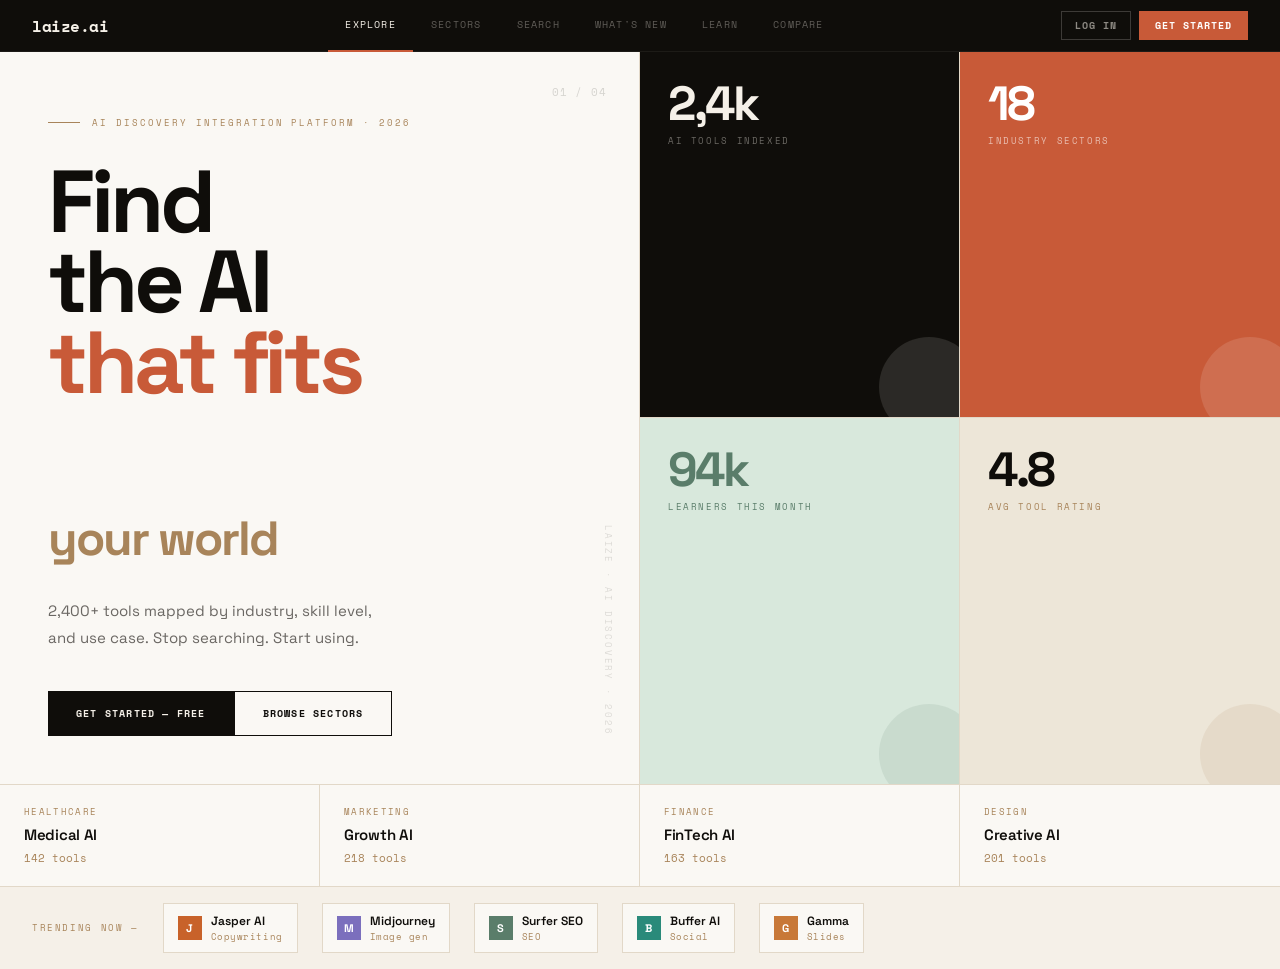
<file: index.html>
<!DOCTYPE html>
<html lang="en">
<head>
<meta charset="UTF-8"/>
<meta name="viewport" content="width=device-width,initial-scale=1.0"/>
<title>laize.ai — Find the AI that fits your world</title>
<link rel="preconnect" href="https://fonts.googleapis.com"/>
<link rel="preconnect" href="https://fonts.gstatic.com" crossorigin/>
<link href="https://fonts.googleapis.com/css2?family=Space+Grotesk:wght@300;400;500;600;700&family=Space+Mono:wght@400;700&display=swap" rel="stylesheet"/>
<style>
*{box-sizing:border-box;margin:0;padding:0}
:root{
  --ink:#0f0d0a;--ink2:#1a1714;--ink3:#2e2a26;
  --sand:#f5f0e8;--sand2:#ede6d8;--sand3:#e2d8c8;--sand4:#c8bca8;
  --warm:#c8a882;--warm2:#a8845a;
  --sage2:#5a7d6a;--sage3:#d8e8dc;
  --rust:#c85a38;--rust2:#e87850;--rust3:#f5e0d8;
  --clay2:#e8c89a;--cream:#faf8f4;
}
*,*::before,*::after{box-sizing:border-box}
html{scroll-behavior:smooth}
body{
  background:var(--cream);
  font-family:'Space Grotesk',system-ui,-apple-system,sans-serif;
  color:var(--ink);line-height:1.5;font-size:14px;
  -webkit-font-smoothing:antialiased;min-height:100vh;
  overflow-x:hidden;
}

.screen{display:none}
.screen.active{display:block}
.hidden{display:none!important}

/* ── NAV ── */
.nav{
  background:var(--ink);height:52px;
  display:flex;align-items:center;justify-content:space-between;
  padding:0 2rem;position:sticky;top:0;z-index:99;
  border-bottom:1px solid rgba(245,240,232,.06);
}
.logo{
  font-family:'Space Mono',monospace;font-size:16px;font-weight:700;
  color:var(--sand);letter-spacing:-.5px;text-decoration:none;
  display:flex;align-items:center;gap:7px;
}
.logo-dot{
  width:7px;height:7px;border-radius:50%;background:var(--rust);flex-shrink:0;
  animation:blink 3s infinite;
}
@keyframes blink{0%,100%{opacity:1}50%{opacity:.3}}
.nav-links{display:flex;gap:0;list-style:none}
.nav-links a{
  font-family:'Space Mono',monospace;
  font-size:10px;letter-spacing:.12em;text-transform:uppercase;
  color:rgba(245,240,232,.35);padding:0 1.1rem;height:52px;
  display:flex;align-items:center;cursor:pointer;
  border-bottom:2px solid transparent;transition:all .25s;text-decoration:none;
}
.nav-links a:hover{color:var(--sand)}
.nav-links a.on{color:var(--sand);border-bottom-color:var(--rust)}
.nav-r{display:flex;gap:8px;align-items:center}
.nav-user{font-family:'Space Mono',monospace;font-size:10px;color:rgba(245,240,232,.3);letter-spacing:.08em}
.pill{
  font-family:'Space Mono',monospace;background:var(--rust);color:#fff;border:none;
  padding:7px 16px;font-size:10px;font-weight:700;letter-spacing:.1em;text-transform:uppercase;
  cursor:pointer;transition:all .2s;
}
.pill:hover{background:var(--rust2);transform:translateY(-1px)}
.pill.ghost{background:transparent;border:1px solid rgba(245,240,232,.2);color:rgba(245,240,232,.55)}
.pill.ghost:hover{border-color:rgba(245,240,232,.5);color:var(--sand)}
.pill.sm{padding:6px 13px;font-size:10px}

/* ── BUTTONS ── */
.btn-primary{
  font-family:'Space Mono',monospace;background:var(--ink);color:var(--sand);border:none;
  padding:14px 28px;font-size:10px;font-weight:700;letter-spacing:.12em;text-transform:uppercase;
  cursor:pointer;transition:all .2s;
}
.btn-primary:hover{background:var(--rust);transform:translateY(-2px)}
.btn-secondary{
  font-family:'Space Mono',monospace;background:transparent;color:var(--ink);
  border:1px solid var(--ink);padding:14px 28px;font-size:10px;font-weight:700;
  letter-spacing:.12em;text-transform:uppercase;cursor:pointer;transition:all .2s;
}
.btn-secondary:hover{background:var(--ink);color:var(--sand)}

/* ── BADGES ── */
.bdg{padding:3px 9px;font-family:'Space Mono',monospace;font-size:9px;font-weight:700;letter-spacing:.06em}
.bdg-free{background:var(--sage3);color:var(--sage2)}
.bdg-paid{background:var(--rust3);color:var(--rust)}
.bdg-level{background:var(--sand3);color:var(--warm2)}

/* ════════════════════════════
   SCREEN B — LANDING
════════════════════════════ */
.hero{
  display:grid;grid-template-columns:1fr 1fr;
  min-height:calc(100vh - 52px - 80px - 52px);
}
.hero-left{
  background:var(--cream);padding:4rem 3rem 3rem;
  display:flex;flex-direction:column;justify-content:space-between;
  border-right:1px solid var(--sand3);position:relative;overflow:hidden;
}
.hero-eyebrow{
  font-family:'Space Mono',monospace;font-size:9px;letter-spacing:.22em;
  text-transform:uppercase;color:var(--warm2);
  display:flex;align-items:center;gap:12px;
}
.hero-eyebrow::before{content:'';width:32px;height:1px;background:var(--warm2)}
.hero-num{
  font-family:'Space Mono',monospace;font-size:11px;
  color:rgba(15,13,10,.15);letter-spacing:.08em;
  position:absolute;top:2rem;right:2rem;
}
.hero-h1{
  font-family:'Space Grotesk',sans-serif;
  font-size:clamp(52px,7vw,88px);font-weight:700;
  letter-spacing:-4px;line-height:.92;color:var(--ink);margin:2rem 0;
}
.hero-h1 em{font-style:normal;color:var(--rust);display:block}
.hero-h1 .small{font-size:clamp(28px,4vw,48px);color:var(--warm2);letter-spacing:-2px}
.hero-sub{font-size:15px;color:var(--ink3);line-height:1.75;max-width:340px;margin-bottom:2.5rem;opacity:.7}
.hero-acts{display:flex;gap:0}
.vert-label{
  font-family:'Space Mono',monospace;font-size:9px;letter-spacing:.2em;text-transform:uppercase;
  color:rgba(15,13,10,.12);writing-mode:vertical-rl;text-orientation:mixed;
  position:absolute;right:1.5rem;bottom:3rem;
}
.hero-right{display:grid;grid-template-rows:1fr 1fr;grid-template-columns:1fr 1fr}
.hb{
  padding:1.75rem;border-right:1px solid var(--sand3);border-bottom:1px solid var(--sand3);
  position:relative;overflow:hidden;transition:all .3s;cursor:pointer;
}
.hb:nth-child(2){border-right:none}
.hb:nth-child(3){border-bottom:none}
.hb:nth-child(4){border-right:none;border-bottom:none}
.hb:hover{transform:scale(1.01)}
.hb-ink{background:var(--ink)}
.hb-rust{background:var(--rust)}
.hb-sage{background:var(--sage3)}
.hb-sand{background:var(--sand2)}
.hb-num{font-family:'Space Grotesk',sans-serif;font-size:48px;font-weight:700;line-height:1;letter-spacing:-3px}
.hb-ink .hb-num{color:var(--sand)}
.hb-rust .hb-num{color:#fff}
.hb-sage .hb-num{color:var(--sage2)}
.hb-sand .hb-num{color:var(--ink)}
.hb-label{font-family:'Space Mono',monospace;font-size:9px;letter-spacing:.18em;text-transform:uppercase;margin-top:6px}
.hb-ink .hb-label{color:rgba(245,240,232,.4)}
.hb-rust .hb-label{color:rgba(255,255,255,.6)}
.hb-sage .hb-label{color:var(--sage2)}
.hb-sand .hb-label{color:var(--warm2)}
.hb-geo{position:absolute;right:-20px;bottom:-20px;width:100px;height:100px;border-radius:50%;opacity:.12}
.hb-ink .hb-geo{background:var(--sand)}
.hb-rust .hb-geo{background:#fff}
.hb-sage .hb-geo{background:var(--sage2)}
.hb-sand .hb-geo{background:var(--warm2)}

.sector-strip{display:grid;grid-template-columns:repeat(4,1fr);border-top:1px solid var(--sand3)}
.ss-item{
  padding:1.25rem 1.5rem;border-right:1px solid var(--sand3);
  cursor:pointer;transition:all .25s;position:relative;overflow:hidden;
}
.ss-item:last-child{border-right:none}
.ss-item::after{
  content:'';position:absolute;bottom:0;left:0;right:0;height:2px;
  background:var(--rust);transform:scaleX(0);transform-origin:left;transition:transform .3s;
}
.ss-item:hover::after{transform:scaleX(1)}
.ss-item:hover{background:var(--sand)}
.ss-tag{font-family:'Space Mono',monospace;font-size:9px;letter-spacing:.15em;text-transform:uppercase;color:var(--warm2);margin-bottom:6px}
.ss-name{font-size:15px;font-weight:600;color:var(--ink);letter-spacing:-.3px}
.ss-count{font-family:'Space Mono',monospace;font-size:11px;color:var(--warm2);margin-top:3px}

.trend-bar{
  background:var(--sand);border-top:1px solid var(--sand3);
  padding:1rem 2rem;display:flex;align-items:center;gap:1.5rem;overflow-x:auto;
}
.trend-label{font-family:'Space Mono',monospace;font-size:9px;letter-spacing:.18em;text-transform:uppercase;color:var(--warm2);white-space:nowrap;flex-shrink:0}
.trend-chip{
  display:flex;align-items:center;gap:9px;padding:8px 14px;
  border:1px solid var(--sand3);background:var(--cream);
  cursor:pointer;transition:all .2s;flex-shrink:0;text-decoration:none;
}
.trend-chip:hover{border-color:var(--ink);background:#fff;transform:translateY(-1px)}
.tc-logo{width:24px;height:24px;font-size:11px;font-weight:700;color:#fff;display:flex;align-items:center;justify-content:center;flex-shrink:0}
.tc-n{font-size:12px;font-weight:600;color:var(--ink)}
.tc-c{font-family:'Space Mono',monospace;font-size:9px;color:var(--warm2);letter-spacing:.06em}

/* ════════════════════════════
   SCREEN OB — ONBOARDING
════════════════════════════ */
.trail{
  display:flex;align-items:center;padding:.85rem 2rem;
  background:var(--ink);border-bottom:1px solid rgba(245,240,232,.08);
}
.ts{
  display:flex;align-items:center;gap:8px;font-family:'Space Mono',monospace;
  font-size:9px;letter-spacing:.14em;text-transform:uppercase;font-weight:700;
  color:rgba(245,240,232,.25);
}
.ts.done{color:var(--sage2)}
.ts.active{color:var(--sand)}
.td{
  width:22px;height:22px;border:1.5px solid currentColor;
  display:flex;align-items:center;justify-content:center;font-size:9px;
  flex-shrink:0;transition:all .3s;
}
.ts.done .td{background:var(--sage2);border-color:var(--sage2);color:var(--ink)}
.ts.active .td{background:var(--sand);border-color:var(--sand);color:var(--ink)}
.tl{flex:1;height:1px;background:rgba(245,240,232,.1);margin:0 8px;max-width:48px;transition:background .3s}
.tl.done{background:var(--sage2)}
.ob-wrap{
  background:var(--cream);min-height:calc(100vh - 100px);
  display:flex;align-items:center;justify-content:center;padding:3rem 2rem;
}
.ob-in{width:100%;max-width:560px}
.ob-sl{font-family:'Space Mono',monospace;font-size:9px;letter-spacing:.2em;text-transform:uppercase;color:var(--warm2);margin-bottom:1.5rem;text-align:center}
.ob-h{
  font-family:'Space Grotesk',sans-serif;font-size:clamp(28px,4vw,40px);font-weight:700;
  letter-spacing:-1.5px;line-height:1;color:var(--ink);text-align:center;margin-bottom:.5rem;
}
.ob-h em{font-style:normal;color:var(--rust)}
.ob-sub{font-size:13px;color:var(--warm2);text-align:center;margin-bottom:2rem;line-height:1.7}
.ob-grid{display:grid;grid-template-columns:1fr 1fr;gap:8px;margin-bottom:2rem}
.ob-card{
  background:var(--sand);border:1px solid var(--sand3);
  padding:1.25rem 1rem;cursor:pointer;transition:all .2s;text-align:center;user-select:none;
}
.ob-card:hover{border-color:var(--ink);background:var(--cream);transform:translateY(-2px)}
.ob-card.picked{border-color:var(--ink);background:var(--ink)}
.ob-card.picked .ob-ct{color:var(--sand)}
.ob-card.picked .ob-cs{color:rgba(245,240,232,.4)}
.ob-ci{font-size:22px;margin-bottom:8px}
.ob-ct{font-size:13px;font-weight:600;color:var(--ink);margin-bottom:2px;letter-spacing:-.3px}
.ob-cs{font-family:'Space Mono',monospace;font-size:9px;color:var(--warm2);letter-spacing:.06em}
.ob-foot{display:flex;justify-content:space-between;align-items:center}
.ob-skip{
  font-family:'Space Mono',monospace;font-size:9px;color:var(--warm2);cursor:pointer;
  text-transform:uppercase;letter-spacing:.1em;text-decoration:underline;text-underline-offset:3px;
  transition:color .2s;
}
.ob-skip:hover{color:var(--ink)}
.ob-btn{
  font-family:'Space Mono',monospace;background:var(--ink);color:var(--sand);border:none;
  padding:12px 28px;font-size:9px;font-weight:700;letter-spacing:.14em;text-transform:uppercase;
  cursor:pointer;transition:all .2s;opacity:.32;pointer-events:none;
}
.ob-btn.ready{opacity:1;pointer-events:all}
.ob-btn.ready:hover{background:var(--rust)}

/* ════════════════════════════
   SHARED SHELL (A + C)
════════════════════════════ */
.shell{display:grid;grid-template-columns:200px 1fr;min-height:calc(100vh - 52px);background:var(--cream)}
.sb{
  background:var(--ink);padding:1.5rem 1.1rem;
  display:flex;flex-direction:column;gap:2px;
  position:sticky;top:52px;height:calc(100vh - 52px);overflow-y:auto;
}
.sb-logo{
  font-family:'Space Mono',monospace;font-size:15px;font-weight:700;
  color:var(--sand);letter-spacing:-.5px;padding-bottom:1.1rem;
  border-bottom:1px solid rgba(245,240,232,.08);margin-bottom:.75rem;
  display:flex;align-items:center;gap:7px;
}
.sb-logo-dot{width:6px;height:6px;border-radius:50%;background:var(--rust);flex-shrink:0}
.snav{
  display:flex;align-items:center;gap:9px;padding:9px 10px;
  font-family:'Space Mono',monospace;font-size:11px;letter-spacing:.06em;
  color:rgba(245,240,232,.38);cursor:pointer;transition:all .2s;text-decoration:none;
}
.snav:hover,.snav.on{background:rgba(245,240,232,.07);color:var(--sand)}
.sdot{width:4px;height:4px;background:var(--rust);flex-shrink:0;opacity:0;transition:opacity .2s}
.snav.on .sdot{opacity:1}
.slbl{
  font-family:'Space Mono',monospace;font-size:8px;letter-spacing:.18em;
  text-transform:uppercase;color:rgba(245,240,232,.18);margin:.9rem 0 .3rem 10px;
}
.sitm{
  padding:7px 10px;font-family:'Space Mono',monospace;font-size:11px;letter-spacing:.04em;
  color:rgba(245,240,232,.32);cursor:pointer;transition:all .2s;text-decoration:none;display:block;
}
.sitm:hover{background:rgba(245,240,232,.06);color:rgba(245,240,232,.6)}
.sitm.muted{color:rgba(245,240,232,.14)}
.sb-foot{margin-top:auto;padding-top:.85rem;border-top:1px solid rgba(245,240,232,.07)}
.suser{display:flex;align-items:center;gap:9px}
.sav{
  width:28px;height:28px;background:var(--rust3);
  display:flex;align-items:center;justify-content:center;
  font-family:'Space Mono',monospace;font-size:10px;font-weight:700;color:var(--rust);flex-shrink:0;
}
.sun{font-family:'Space Mono',monospace;font-size:10px;font-weight:700;color:rgba(245,240,232,.5)}
.sur{font-family:'Space Mono',monospace;font-size:9px;color:rgba(245,240,232,.2);letter-spacing:.06em}
.main{padding:2rem;overflow:hidden}
.sec-lbl{font-family:'Space Mono',monospace;font-size:9px;letter-spacing:.18em;text-transform:uppercase;color:var(--warm2);font-weight:700}

/* ── SCREEN A ── */
.welcome{
  background:var(--ink);padding:2rem;margin-bottom:1.25rem;
  display:flex;justify-content:space-between;align-items:center;gap:1rem;
  position:relative;overflow:hidden;
}
.welcome::before{
  content:'laize';position:absolute;right:-10px;bottom:-20px;
  font-family:'Space Grotesk',sans-serif;font-size:100px;font-weight:700;
  letter-spacing:-6px;color:rgba(245,240,232,.04);line-height:1;pointer-events:none;
}
.wh{
  font-family:'Space Grotesk',sans-serif;font-size:22px;font-weight:700;
  color:var(--sand);letter-spacing:-.8px;margin-bottom:4px;
}
.wh em{font-style:normal;color:var(--clay2)}
.ws{font-family:'Space Mono',monospace;font-size:10px;color:rgba(245,240,232,.35);letter-spacing:.06em}
.wbdg{
  font-family:'Space Mono',monospace;background:rgba(200,90,56,.18);
  border:1px solid rgba(200,90,56,.3);padding:6px 14px;font-size:9px;font-weight:700;
  letter-spacing:.12em;text-transform:uppercase;color:var(--rust2);white-space:nowrap;flex-shrink:0;
}
.stat-row{display:grid;gap:8px;margin-bottom:1.25rem}
.sc{
  background:var(--sand);border:1px solid var(--sand3);
  padding:1.1rem;cursor:pointer;transition:all .2s;
}
.sc:hover{border-color:var(--ink);transform:translateY(-2px)}
.sc-l{font-family:'Space Mono',monospace;font-size:8px;letter-spacing:.16em;text-transform:uppercase;color:var(--warm2);margin-bottom:.6rem}
.sc-v{font-family:'Space Grotesk',sans-serif;font-size:28px;font-weight:700;color:var(--ink);letter-spacing:-1.5px;line-height:1}
.sc-s{font-family:'Space Mono',monospace;font-size:9px;color:var(--warm2);margin-top:4px;letter-spacing:.04em}
.tool-list{display:flex;flex-direction:column;gap:6px;margin-top:.75rem}
.ti-row{
  background:var(--sand);border:1px solid var(--sand3);
  padding:.85rem 1rem;display:flex;align-items:center;gap:12px;
  cursor:pointer;transition:all .2s;
}
.ti-row:hover{border-color:var(--ink);background:var(--cream);transform:translateX(4px)}
.tl32{width:32px;height:32px;font-size:13px;font-weight:800;color:#fff;display:flex;align-items:center;justify-content:center;flex-shrink:0}
.ti-n{font-size:13px;font-weight:600;color:var(--ink);letter-spacing:-.3px}
.ti-c{font-family:'Space Mono',monospace;font-size:9px;color:var(--warm2);letter-spacing:.06em;margin-top:2px}
.ti-row .bdg{margin-left:auto}

/* ── SCREEN C ── */
.panel{background:var(--sand);border:1px solid var(--sand3);padding:1.1rem}
.pl{font-family:'Space Mono',monospace;font-size:8px;letter-spacing:.16em;text-transform:uppercase;color:var(--warm2);margin-bottom:1rem}
.sl-row{display:flex;align-items:center;gap:9px;margin-bottom:8px}
.sl-row:last-child{margin-bottom:0}
.sl-dot{width:6px;height:6px;flex-shrink:0}
.sl-n{font-size:13px;font-weight:600;color:var(--ink);flex:1;letter-spacing:-.3px}
.sl-c{font-family:'Space Mono',monospace;font-size:9px;color:var(--warm2)}
.pr-item{margin-bottom:10px}
.pr-item:last-child{margin-bottom:0}
.pr-head{display:flex;justify-content:space-between;font-size:12px;color:var(--ink);margin-bottom:5px;font-weight:500}
.pr-pct{font-family:'Space Mono',monospace;font-size:9px;color:var(--warm2)}
.pr-pct.done{color:var(--sage2)}
.pr-track{background:var(--sand3);height:3px;overflow:hidden}
.pr-fill{height:100%;background:var(--ink);transition:width .5s}
.pr-fill.r{background:var(--rust)}
.continue-btn{
  margin-top:1rem;background:var(--rust3);padding:.65rem .9rem;
  font-family:'Space Mono',monospace;font-size:9px;letter-spacing:.1em;text-transform:uppercase;
  color:var(--rust);font-weight:700;cursor:pointer;transition:background .2s;
  display:flex;align-items:center;gap:6px;
}
.continue-btn:hover{background:#eecfc5}
.tcard{background:var(--sand);border:1px solid var(--sand3);padding:.9rem;cursor:pointer;transition:all .2s}
.tcard:hover{border-color:var(--ink);transform:translateY(-2px)}
.tcard-h{display:flex;align-items:center;gap:9px;margin-bottom:8px}
.tcard-n{font-size:13px;font-weight:600;color:var(--ink);letter-spacing:-.3px}
.tcard-c{font-family:'Space Mono',monospace;font-size:9px;color:var(--warm2);letter-spacing:.06em;margin-bottom:8px}
.tcard-f{display:flex;gap:5px;flex-wrap:wrap}

/* ── RESPONSIVE ── */
@media(max-width:768px){
  .hero{grid-template-columns:1fr}
  .hero-right{grid-template-columns:1fr 1fr;min-height:auto}
  .sector-strip{grid-template-columns:1fr 1fr}
  .shell{grid-template-columns:1fr}
  .sb{display:none}
  .nav-links{display:none}
  .ob-grid{grid-template-columns:1fr}
}
@media(max-width:480px){
  .hero-right{grid-template-columns:1fr}
  .sector-strip{grid-template-columns:1fr}
}
</style>
</head>
<body>


<!-- ══════════════════════════════
     SCREEN B — LANDING PAGE
══════════════════════════════ -->
<div class="screen active" id="sc-b">
  <nav class="nav">
    <a class="logo" href="index.html">laize.ai</a>
    <ul class="nav-links">
      <li><a href="index.html" class="on">Explore</a></li>
      <li><a href="sectors.html">Sectors</a></li>
      <li><a href="search.html">Search</a></li>
      <li><a href="whats-new.html">What's new</a></li>
      <li><a href="learn.html">Learn</a></li>
      <li><a href="compare.html">Compare</a></li>
    </ul>
    <div class="nav-r">
      <button class="pill ghost sm" onclick="go('sc-ob')">Log in</button>
      <button class="pill" onclick="go('sc-ob')">Get started</button>
    </div>
  </nav>

  <div class="hero">
    <div class="hero-left">
      <div>
        <div class="hero-eyebrow">AI discovery integration platform · 2026</div>
        <div class="hero-num">01 / 04</div>
      </div>
      <div>
        <h1 class="hero-h1">
          Find<br>the AI<br>
          <em>that fits</em><br>
          <span class="small">your world</span>
        </h1>
        <p class="hero-sub">2,400+ tools mapped by industry, skill level, and use case. Stop searching. Start using.</p>
        <div class="hero-acts">
          <button class="btn-primary" onclick="go('sc-ob')">Get started — free</button>
          <button class="btn-secondary" onclick="window.location.href='sectors.html'">Browse sectors</button>
        </div>
      </div>
      <div class="vert-label">laize · AI discovery · 2026</div>
    </div>
    <div class="hero-right">
      <div class="hb hb-ink" onclick="window.location.href='sectors.html'">
        <div class="hb-num">2,4k</div>
        <div class="hb-label">AI tools indexed</div>
        <div class="hb-geo"></div>
      </div>
      <div class="hb hb-rust" onclick="window.location.href='sectors.html'">
        <div class="hb-num">18</div>
        <div class="hb-label">Industry sectors</div>
        <div class="hb-geo"></div>
      </div>
      <div class="hb hb-sage" onclick="go('sc-ob')">
        <div class="hb-num">94k</div>
        <div class="hb-label">Learners this month</div>
        <div class="hb-geo"></div>
      </div>
      <div class="hb hb-sand">
        <div class="hb-num">4.8</div>
        <div class="hb-label">Avg tool rating</div>
        <div class="hb-geo"></div>
      </div>
    </div>
  </div>

  <div class="sector-strip">
    <div class="ss-item" onclick="window.location.href='sectors.html'">
      <div class="ss-tag">Healthcare</div>
      <div class="ss-name">Medical AI</div>
      <div class="ss-count">142 tools</div>
    </div>
    <div class="ss-item" onclick="window.location.href='sectors.html'">
      <div class="ss-tag">Marketing</div>
      <div class="ss-name">Growth AI</div>
      <div class="ss-count">218 tools</div>
    </div>
    <div class="ss-item" onclick="window.location.href='sectors.html'">
      <div class="ss-tag">Finance</div>
      <div class="ss-name">FinTech AI</div>
      <div class="ss-count">163 tools</div>
    </div>
    <div class="ss-item" onclick="window.location.href='sectors.html'">
      <div class="ss-tag">Design</div>
      <div class="ss-name">Creative AI</div>
      <div class="ss-count">201 tools</div>
    </div>
  </div>

  <div class="trend-bar">
    <div class="trend-label">Trending now —</div>
    <a class="trend-chip" href="sectors.html"><div class="tc-logo" style="background:#c8622a">J</div><div><div class="tc-n">Jasper AI</div><div class="tc-c">Copywriting</div></div></a>
    <a class="trend-chip" href="sectors.html"><div class="tc-logo" style="background:#7b6fbd">M</div><div><div class="tc-n">Midjourney</div><div class="tc-c">Image gen</div></div></a>
    <a class="trend-chip" href="sectors.html"><div class="tc-logo" style="background:#5a7d6a">S</div><div><div class="tc-n">Surfer SEO</div><div class="tc-c">SEO</div></div></a>
    <a class="trend-chip" href="sectors.html"><div class="tc-logo" style="background:#2a8a7a">B</div><div><div class="tc-n">Buffer AI</div><div class="tc-c">Social</div></div></a>
    <a class="trend-chip" href="sectors.html"><div class="tc-logo" style="background:#c87838">G</div><div><div class="tc-n">Gamma</div><div class="tc-c">Slides</div></div></a>
  </div>
</div>


<!-- ══════════════════════════════
     SCREEN OB — ONBOARDING
══════════════════════════════ -->
<div class="screen" id="sc-ob">
  <nav class="nav">
    <a class="logo" href="index.html">laize.ai</a>
    <button class="pill ghost sm" onclick="go('sc-b')">← Back</button>
  </nav>

  <div class="trail">
    <div class="ts done" id="tr1"><div class="td">✓</div><span>Account</span></div>
    <div class="tl done" id="tl1"></div>
    <div class="ts active" id="tr2"><div class="td">2</div><span>Your role</span></div>
    <div class="tl" id="tl2"></div>
    <div class="ts" id="tr3"><div class="td">3</div><span>First sector</span></div>
    <div class="tl" id="tl3"></div>
    <div class="ts" id="tr4"><div class="td">4</div><span>Done</span></div>
  </div>

  <div class="ob-wrap">
    <div class="ob-in" id="ob-s1">
      <div class="ob-sl">Step 01 / 02</div>
      <h2 class="ob-h">What best describes <em>you?</em></h2>
      <p class="ob-sub">We'll personalise your tool recommendations and learning path.</p>
      <div class="ob-grid">
        <div class="ob-card" onclick="pick(this,'ob-b1')"><div class="ob-ct">Marketer</div><div class="ob-cs">Content, SEO, ads</div></div>
        <div class="ob-card" onclick="pick(this,'ob-b1')"><div class="ob-ct">Designer</div><div class="ob-cs">Visual, product, creative</div></div>
        <div class="ob-card" onclick="pick(this,'ob-b1')"><div class="ob-ct">Developer</div><div class="ob-cs">Code, APIs, automation</div></div>
        <div class="ob-card" onclick="pick(this,'ob-b1')"><div class="ob-ct">Founder</div><div class="ob-cs">Strategy, ops, product</div></div>
        <div class="ob-card" onclick="pick(this,'ob-b1')"><div class="ob-ct">Student</div><div class="ob-cs">Learning, research</div></div>
        <div class="ob-card" onclick="pick(this,'ob-b1')"><div class="ob-ct">Healthcare</div><div class="ob-cs">Clinical, research</div></div>
      </div>
      <div class="ob-foot">
        <span class="ob-skip" onclick="goStep2()">Skip for now</span>
        <button class="ob-btn" id="ob-b1" onclick="goStep2()">Next →</button>
      </div>
    </div>

    <div class="ob-in hidden" id="ob-s2">
      <div class="ob-sl">Step 02 / 02</div>
      <h2 class="ob-h">Pick your first <em>sector</em></h2>
      <p class="ob-sub">You can always add more later.</p>
      <div class="ob-grid">
        <div class="ob-card" onclick="pick(this,'ob-b2')"><div class="ob-ct">Marketing</div><div class="ob-cs">218 tools</div></div>
        <div class="ob-card" onclick="pick(this,'ob-b2')"><div class="ob-ct">Healthcare</div><div class="ob-cs">142 tools</div></div>
        <div class="ob-card" onclick="pick(this,'ob-b2')"><div class="ob-ct">Finance</div><div class="ob-cs">163 tools</div></div>
        <div class="ob-card" onclick="pick(this,'ob-b2')"><div class="ob-ct">Design</div><div class="ob-cs">201 tools</div></div>
        <div class="ob-card" onclick="pick(this,'ob-b2')"><div class="ob-ct">Legal</div><div class="ob-cs">97 tools</div></div>
        <div class="ob-card" onclick="pick(this,'ob-b2')"><div class="ob-ct">Education</div><div class="ob-cs">186 tools</div></div>
      </div>
      <div class="ob-foot">
        <span class="ob-skip" onclick="go('sc-a')">Skip for now</span>
        <button class="ob-btn" id="ob-b2" onclick="go('sc-a')">Enter laize →</button>
      </div>
    </div>
  </div>
</div>


<!-- ══════════════════════════════
     SCREEN A — APP SHELL
══════════════════════════════ -->
<div class="screen" id="sc-a">
  <nav class="nav">
    <a class="logo" href="index.html">laize.ai</a>
    <ul class="nav-links">
      <li><a href="index.html" class="on">Explore</a></li>
      <li><a href="sectors.html">Sectors</a></li>
      <li><a href="search.html">Search</a></li>
      <li><a href="whats-new.html">What's new</a></li>
      <li><a href="learn.html">Learn</a></li>
      <li><a href="compare.html">Compare</a></li>
    </ul>
    <div class="nav-r">
      <span class="nav-user">Alex M.</span>
      <button class="pill" onclick="go('sc-c')">Dashboard →</button>
    </div>
  </nav>

  <div class="shell">
    <aside class="sb">
      <div class="sb-logo">laize.ai</div>
      <a class="snav on"  href="index.html">   <div class="sdot"></div>Explore</a>
      <a class="snav"     href="sectors.html"> <div class="sdot"></div>Sectors</a>
      <a class="snav"     href="compare.html"> <div class="sdot"></div>Compare</a>
      <a class="snav"     href="learn.html">   <div class="sdot"></div>Learn</a>
      <div class="slbl">Your sectors</div>
      <a class="sitm" href="sectors.html">Marketing</a>
      <a class="sitm" href="sectors.html">Design</a>
      <div class="sitm muted">+ Add sector</div>
      <div class="sb-foot">
        <div class="suser">
          <div class="sav">AM</div>
          <div><div class="sun">Alex M.</div><div class="sur">Marketer</div></div>
        </div>
      </div>
    </aside>

    <main class="main">
      <div class="welcome">
        <div>
          <div class="wh">Welcome to laize, <em>Alex</em></div>
          <div class="ws">Your marketing toolkit is ready — 218 tools waiting.</div>
        </div>
        <div class="wbdg">New member</div>
      </div>

      <div class="stat-row" style="grid-template-columns:1fr 1fr">
        <div class="sc" onclick="window.location.href='sectors.html'">
          <div class="sc-l">Your sector</div>
          <div class="sc-v">218</div>
          <div class="sc-s">Marketing tools curated for you</div>
        </div>
        <div class="sc" onclick="window.location.href='learn.html'">
          <div class="sc-l">Learning path</div>
          <div class="sc-v">4</div>
          <div class="sc-s">Modules ready · start anytime</div>
        </div>
      </div>

      <div class="sec-lbl" style="margin-bottom:.75rem">Recommended for marketers</div>
      <div class="tool-list">
        <div class="ti-row" onclick="window.location.href='sectors.html'">
          <div class="tl32" style="background:#c8622a">J</div>
          <div><div class="ti-n">Jasper AI</div><div class="ti-c">Copywriting · Beginner</div></div>
          <span class="bdg bdg-paid">Paid</span>
        </div>
        <div class="ti-row" onclick="window.location.href='sectors.html'">
          <div class="tl32" style="background:#5a7d6a">S</div>
          <div><div class="ti-n">Surfer SEO</div><div class="ti-c">SEO · Intermediate</div></div>
          <span class="bdg bdg-paid">Paid</span>
        </div>
        <div class="ti-row" onclick="window.location.href='sectors.html'">
          <div class="tl32" style="background:#2a8a7a">B</div>
          <div><div class="ti-n">Buffer AI</div><div class="ti-c">Social media · Beginner</div></div>
          <span class="bdg bdg-free">Free tier</span>
        </div>
      </div>
    </main>
  </div>
</div>


<!-- ══════════════════════════════
     SCREEN C — DASHBOARD
══════════════════════════════ -->
<div class="screen" id="sc-c">
  <nav class="nav">
    <a class="logo" href="index.html">laize.ai</a>
    <ul class="nav-links">
      <li><a href="index.html">Explore</a></li>
      <li><a href="sectors.html">Sectors</a></li>
      <li><a href="search.html">Search</a></li>
      <li><a href="whats-new.html">What's new</a></li>
      <li><a href="learn.html">Learn</a></li>
      <li><a href="compare.html" class="on">Dashboard</a></li>
    </ul>
    <div class="nav-r">
      <span class="nav-user">Alex M.</span>
      <button class="pill ghost sm" onclick="go('sc-a')">← Explore</button>
    </div>
  </nav>

  <div class="shell">
    <aside class="sb">
      <div class="sb-logo">laize.ai</div>
      <a class="snav"     href="index.html">   <div class="sdot"></div>Explore</a>
      <a class="snav"     href="sectors.html"> <div class="sdot"></div>Sectors</a>
      <a class="snav"     href="compare.html"> <div class="sdot"></div>Compare</a>
      <a class="snav"     href="learn.html">   <div class="sdot"></div>Learn</a>
      <a class="snav on"  href="#">             <div class="sdot"></div>Dashboard</a>
      <div class="slbl">Your sectors</div>
      <a class="sitm" href="sectors.html">Marketing</a>
      <a class="sitm" href="sectors.html">Design</a>
      <div class="sitm muted">+ Add sector</div>
      <div class="sb-foot">
        <div class="suser">
          <div class="sav">AM</div>
          <div><div class="sun">Alex M.</div><div class="sur">Marketer</div></div>
        </div>
      </div>
    </aside>

    <main class="main">
      <div class="sec-lbl" style="margin-bottom:1.1rem">Your overview</div>

      <div class="stat-row" style="grid-template-columns:repeat(3,1fr)">
        <div class="sc"><div class="sc-l">Tools saved</div><div class="sc-v">12</div><div class="sc-s">across 2 sectors</div></div>
        <div class="sc"><div class="sc-l">Path progress</div><div class="sc-v">35%</div><div class="sc-s">AI for marketers</div></div>
        <div class="sc"><div class="sc-l">Streak</div><div class="sc-v">6d</div><div class="sc-s">Keep it going</div></div>
      </div>

      <div style="display:grid;grid-template-columns:1fr 1fr;gap:8px;margin-bottom:1.25rem">
        <div class="panel">
          <div class="pl">Top sectors for you</div>
          <div class="sl-row"><div class="sl-dot" style="background:#c85a38"></div><div class="sl-n">Marketing</div><div class="sl-c">218 tools</div></div>
          <div class="sl-row"><div class="sl-dot" style="background:#5a7d6a"></div><div class="sl-n">Design</div><div class="sl-c">201 tools</div></div>
          <div class="sl-row"><div class="sl-dot" style="background:#d4a878"></div><div class="sl-n">Engineering</div><div class="sl-c">175 tools</div></div>
          <div class="sl-row"><div class="sl-dot" style="background:#a8845a"></div><div class="sl-n">Education</div><div class="sl-c">186 tools</div></div>
        </div>
        <div class="panel">
          <div class="pl">Learning path</div>
          <div class="pr-item">
            <div class="pr-head"><span>AI fundamentals</span><span class="pr-pct done">Done</span></div>
            <div class="pr-track"><div class="pr-fill" style="width:100%"></div></div>
          </div>
          <div class="pr-item">
            <div class="pr-head"><span>AI copywriting</span><span class="pr-pct">60%</span></div>
            <div class="pr-track"><div class="pr-fill r" style="width:60%"></div></div>
          </div>
          <div class="pr-item">
            <div class="pr-head"><span>SEO with AI</span><span class="pr-pct">0%</span></div>
            <div class="pr-track"><div class="pr-fill" style="width:0%"></div></div>
          </div>
          <div class="pr-item">
            <div class="pr-head"><span>Campaign automation</span><span class="pr-pct">0%</span></div>
            <div class="pr-track"><div class="pr-fill" style="width:0%"></div></div>
          </div>
          <div class="continue-btn" onclick="window.location.href='learn.html'">Continue: AI copywriting →</div>
        </div>
      </div>

      <div class="sec-lbl" style="margin-bottom:.75rem">Saved tools</div>
      <div style="display:grid;grid-template-columns:repeat(3,1fr);gap:8px">
        <div class="tcard" onclick="window.location.href='sectors.html'">
          <div class="tcard-h"><div class="tl32" style="background:#c8622a">J</div><div class="tcard-n">Jasper AI</div></div>
          <div class="tcard-c">Marketing · Copywriting</div>
          <div class="tcard-f"><span class="bdg bdg-paid">Paid</span><span class="bdg bdg-level">Beginner</span></div>
        </div>
        <div class="tcard" onclick="window.location.href='sectors.html'">
          <div class="tcard-h"><div class="tl32" style="background:#7b6fbd">M</div><div class="tcard-n">Midjourney</div></div>
          <div class="tcard-c">Design · Image gen</div>
          <div class="tcard-f"><span class="bdg bdg-paid">Paid</span><span class="bdg bdg-level">Beginner</span></div>
        </div>
        <div class="tcard" onclick="window.location.href='sectors.html'">
          <div class="tcard-h"><div class="tl32" style="background:#2a8a7a">B</div><div class="tcard-n">Buffer AI</div></div>
          <div class="tcard-c">Marketing · Social</div>
          <div class="tcard-f"><span class="bdg bdg-free">Free tier</span><span class="bdg bdg-level">Beginner</span></div>
        </div>
      </div>
    </main>
  </div>
</div>


<script>
function go(id) {
  document.querySelectorAll('.screen').forEach(s => s.classList.remove('active'));
  document.getElementById(id).classList.add('active');
  window.scrollTo({ top: 0, behavior: 'smooth' });
}
function pick(el, btnId) {
  el.closest('.ob-in').querySelectorAll('.ob-card').forEach(c => c.classList.remove('picked'));
  el.classList.add('picked');
  document.getElementById(btnId).classList.add('ready');
}
function goStep2() {
  document.getElementById('ob-s1').classList.add('hidden');
  document.getElementById('ob-s2').classList.remove('hidden');
  const t2 = document.getElementById('tr2');
  t2.className = 'ts done';
  t2.querySelector('.td').textContent = '✓';
  document.getElementById('tr3').className = 'ts active';
  document.getElementById('tl2').classList.add('done');
}
document.addEventListener('keydown', e => {
  if (e.key === 'Escape') go('sc-b');
});
</script>

</body>
</html>
</file>
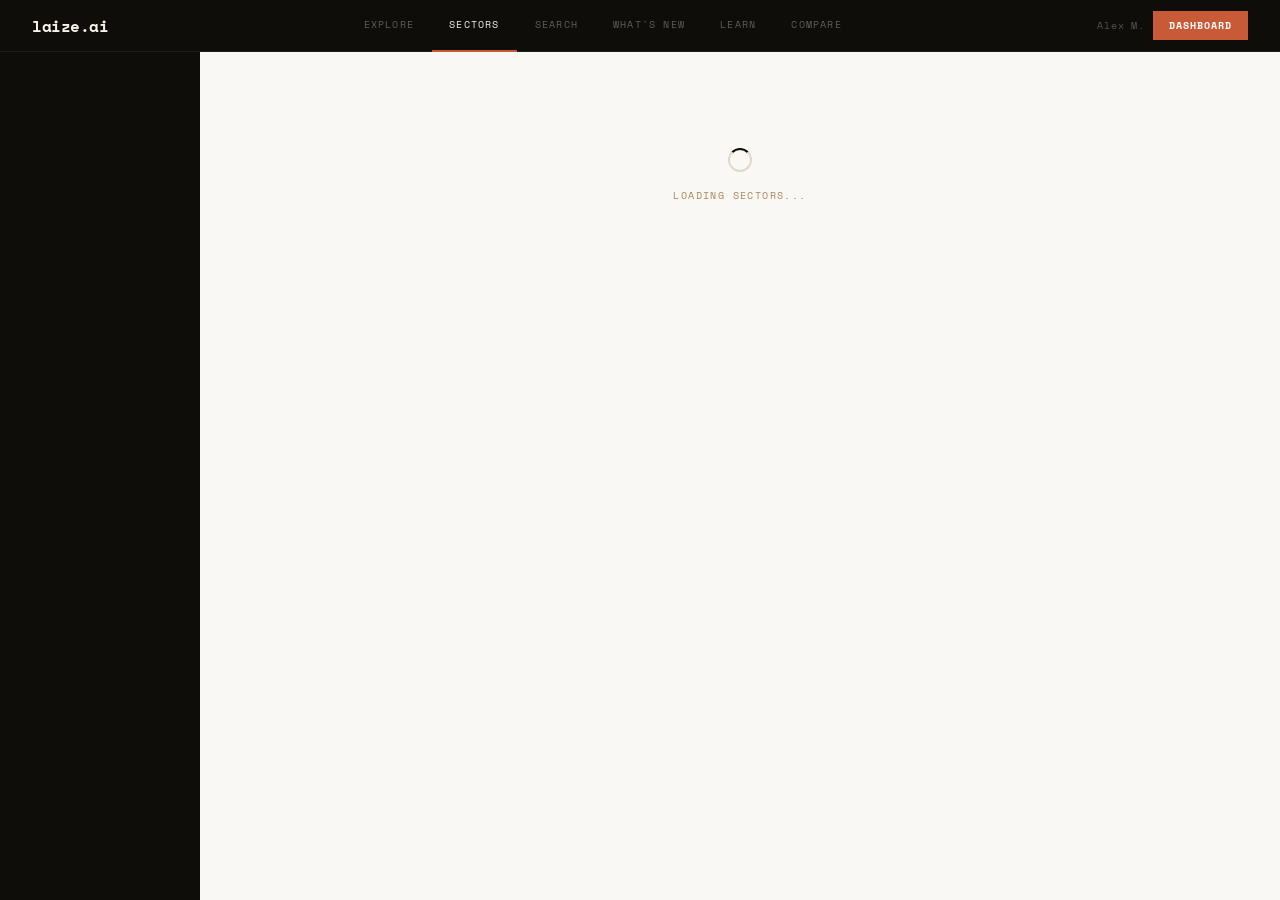
<file: sectors.html>
<!DOCTYPE html>
<html lang="en">
<head>
<meta charset="UTF-8"/>
<meta name="viewport" content="width=device-width,initial-scale=1.0"/>
<title>Sectors — laize.ai</title>
<link rel="preconnect" href="https://fonts.googleapis.com"/>
<link rel="preconnect" href="https://fonts.gstatic.com" crossorigin/>
<link href="https://fonts.googleapis.com/css2?family=Space+Grotesk:wght@300;400;500;600;700&family=Space+Mono:wght@400;700&display=swap" rel="stylesheet"/>
<style>
*{box-sizing:border-box;margin:0;padding:0}
:root{
  --ink:#0f0d0a;--ink2:#1a1714;--ink3:#2e2a26;
  --sand:#f5f0e8;--sand2:#ede6d8;--sand3:#e2d8c8;--sand4:#c8bca8;
  --warm:#c8a882;--warm2:#a8845a;
  --sage2:#5a7d6a;--sage3:#d8e8dc;
  --rust:#c85a38;--rust2:#e87850;--rust3:#f5e0d8;
  --clay2:#e8c89a;--cream:#faf8f4;
}
html{scroll-behavior:smooth}
body{background:var(--cream);font-family:'Space Grotesk',system-ui,sans-serif;color:var(--ink);font-size:14px;line-height:1.5;-webkit-font-smoothing:antialiased;min-height:100vh;overflow-x:hidden}

/* NAV */
.nav{background:var(--ink);height:52px;display:flex;align-items:center;justify-content:space-between;padding:0 2rem;position:sticky;top:0;z-index:200;border-bottom:1px solid rgba(245,240,232,.06)}
.logo{font-family:'Space Mono',monospace;font-size:16px;font-weight:700;color:var(--sand);letter-spacing:-.5px;text-decoration:none}
.nav-links{display:flex;gap:0;list-style:none}
.nav-links a{font-family:'Space Mono',monospace;font-size:10px;letter-spacing:.12em;text-transform:uppercase;color:rgba(245,240,232,.35);padding:0 1.1rem;height:52px;display:flex;align-items:center;cursor:pointer;border-bottom:2px solid transparent;transition:all .25s;text-decoration:none}
.nav-links a:hover{color:var(--sand)}
.nav-links a.on{color:var(--sand);border-bottom-color:var(--rust)}
.nav-r{display:flex;gap:8px;align-items:center}
.nav-user{font-family:'Space Mono',monospace;font-size:10px;color:rgba(245,240,232,.3);letter-spacing:.08em}
.pill{font-family:'Space Mono',monospace;background:var(--rust);color:#fff;border:none;padding:7px 16px;font-size:10px;font-weight:700;letter-spacing:.1em;text-transform:uppercase;cursor:pointer;transition:all .2s}
.pill:hover{background:var(--rust2)}
.pill.ghost{background:transparent;border:1px solid rgba(245,240,232,.2);color:rgba(245,240,232,.55)}
.pill.ghost:hover{border-color:rgba(245,240,232,.5);color:var(--sand)}

/* SHELL */
.shell{display:grid;grid-template-columns:200px 1fr;min-height:calc(100vh - 52px);background:var(--cream)}

/* SIDEBAR */
.sb{background:var(--ink);padding:1.5rem 1.1rem;display:flex;flex-direction:column;gap:2px;position:sticky;top:52px;height:calc(100vh - 52px);overflow-y:auto}
.sb-logo{font-family:'Space Mono',monospace;font-size:15px;font-weight:700;color:var(--sand);letter-spacing:-.5px;padding-bottom:1.1rem;border-bottom:1px solid rgba(245,240,232,.08);margin-bottom:.75rem}
.snav{display:flex;align-items:center;gap:9px;padding:9px 10px;font-family:'Space Mono',monospace;font-size:11px;letter-spacing:.06em;color:rgba(245,240,232,.38);cursor:pointer;transition:all .2s;text-decoration:none}
.snav:hover,.snav.on{background:rgba(245,240,232,.07);color:var(--sand)}
.snavdot{width:4px;height:4px;background:var(--rust);flex-shrink:0;opacity:0;transition:opacity .2s}
.snav.on .snavdot{opacity:1}
.sb-back{display:flex;align-items:center;gap:8px;padding:8px 10px;font-family:'Space Mono',monospace;font-size:9px;letter-spacing:.12em;text-transform:uppercase;color:rgba(245,240,232,.3);cursor:pointer;transition:all .2s;margin-bottom:4px;border:none;background:none}
.sb-back:hover{background:rgba(245,240,232,.06);color:rgba(245,240,232,.6)}
.sb-sector-title{padding:6px 10px;font-family:'Space Grotesk',sans-serif;font-size:14px;font-weight:700;color:var(--sand);letter-spacing:-.3px;margin-bottom:4px}
.sb-divider{height:1px;background:rgba(245,240,232,.07);margin:.65rem 0}
.slbl{font-family:'Space Mono',monospace;font-size:8px;letter-spacing:.18em;text-transform:uppercase;color:rgba(245,240,232,.18);margin:.75rem 0 .25rem 10px}
.sitm{display:flex;align-items:center;justify-content:space-between;padding:8px 10px;font-family:'Space Mono',monospace;font-size:11px;color:rgba(245,240,232,.38);cursor:pointer;transition:all .2s}
.sitm:hover,.sitm.on{background:rgba(245,240,232,.07);color:var(--sand)}
.sitm-c{font-size:9px;color:rgba(245,240,232,.18)}
.sitm.on .sitm-c{color:rgba(245,240,232,.35)}
.sb-foot{margin-top:auto;padding-top:.85rem;border-top:1px solid rgba(245,240,232,.07)}
.suser{display:flex;align-items:center;gap:9px}
.sav{width:28px;height:28px;background:var(--rust3);display:flex;align-items:center;justify-content:center;font-family:'Space Mono',monospace;font-size:10px;font-weight:700;color:var(--rust);flex-shrink:0}
.sun{font-family:'Space Mono',monospace;font-size:10px;font-weight:700;color:rgba(245,240,232,.5)}
.sur{font-family:'Space Mono',monospace;font-size:9px;color:rgba(245,240,232,.2);letter-spacing:.06em}

/* MAIN */
.main{padding:2rem;overflow:hidden}
.sec-lbl{font-family:'Space Mono',monospace;font-size:9px;letter-spacing:.18em;text-transform:uppercase;color:var(--warm2);font-weight:700}

/* BADGES */
.bdg{padding:3px 9px;font-family:'Space Mono',monospace;font-size:9px;font-weight:700;letter-spacing:.06em}
.bdg-free{background:var(--sage3);color:var(--sage2)}
.bdg-paid{background:var(--rust3);color:var(--rust)}
.bdg-new{background:var(--ink);color:var(--sand)}
.bdg-hot{background:var(--rust3);color:var(--rust)}

/* LOADING STATE */
.loading{display:flex;flex-direction:column;align-items:center;justify-content:center;padding:4rem 2rem;gap:1rem}
.loading-spinner{width:24px;height:24px;border:2px solid var(--sand3);border-top-color:var(--ink);border-radius:50%;animation:spin .8s linear infinite}
@keyframes spin{to{transform:rotate(360deg)}}
.loading-text{font-family:'Space Mono',monospace;font-size:10px;letter-spacing:.14em;text-transform:uppercase;color:var(--warm2)}
.error-state{text-align:center;padding:3rem;font-family:'Space Mono',monospace;font-size:11px;color:var(--rust);letter-spacing:.08em}

/* SECTOR PICKER */
.picker-header{margin-bottom:2rem}
.picker-eyebrow{font-family:'Space Mono',monospace;font-size:9px;letter-spacing:.2em;text-transform:uppercase;color:var(--warm2);margin-bottom:.75rem;display:flex;align-items:center;gap:12px}
.picker-eyebrow::before{content:'';width:24px;height:1px;background:var(--warm2)}
.picker-h1{font-family:'Space Grotesk',sans-serif;font-size:clamp(28px,4vw,44px);font-weight:700;letter-spacing:-2px;line-height:.95;color:var(--ink);margin-bottom:.5rem}
.picker-h1 em{font-style:normal;color:var(--rust)}
.picker-sub{font-family:'Space Mono',monospace;font-size:11px;color:var(--warm2);letter-spacing:.04em;margin-bottom:1.5rem}
.picker-search{display:flex;align-items:center;gap:8px;background:var(--sand);border:1px solid var(--sand3);padding:9px 16px;max-width:340px;transition:border-color .2s}
.picker-search:focus-within{border-color:var(--ink)}
.picker-search input{background:none;border:none;outline:none;font-family:'Space Grotesk',sans-serif;font-size:13px;color:var(--ink);flex:1}
.picker-search input::placeholder{color:var(--warm)}

/* SECTOR GRID */
.sector-grid{display:grid;grid-template-columns:repeat(4,1fr);gap:0;border:1px solid var(--sand3)}
.sector-card{padding:1.5rem 1.25rem;border-right:1px solid var(--sand3);border-bottom:1px solid var(--sand3);cursor:pointer;transition:all .25s;position:relative;overflow:hidden;background:var(--cream)}
.sector-card:nth-child(4n){border-right:none}
.sector-card:nth-last-child(-n+4){border-bottom:none}
.sector-card:hover{background:var(--sand)}
.sector-card::after{content:'';position:absolute;bottom:0;left:0;right:0;height:2px;background:var(--rust);transform:scaleX(0);transform-origin:left;transition:transform .3s}
.sector-card:hover::after{transform:scaleX(1)}
.sc-num{font-family:'Space Mono',monospace;font-size:10px;letter-spacing:.1em;color:rgba(15,13,10,.15);margin-bottom:.75rem}
.sc-name{font-family:'Space Grotesk',sans-serif;font-size:15px;font-weight:700;color:var(--ink);margin-bottom:4px;letter-spacing:-.3px}
.sc-sub{font-family:'Space Mono',monospace;font-size:9px;color:var(--warm2);letter-spacing:.04em;margin-bottom:8px}
.sc-count{font-family:'Space Mono',monospace;font-size:11px;color:var(--rust);letter-spacing:.06em}

/* SECTOR HEADER */
.sector-header{background:var(--ink);padding:1.75rem 2rem;margin-bottom:1.5rem;display:flex;align-items:center;justify-content:space-between;gap:1.5rem;position:relative;overflow:hidden}
.sector-header::before{content:attr(data-sector);position:absolute;right:-10px;bottom:-20px;font-family:'Space Grotesk',sans-serif;font-size:100px;font-weight:700;letter-spacing:-6px;color:rgba(245,240,232,.04);line-height:1;pointer-events:none;text-transform:uppercase}
.sh-eyebrow{font-family:'Space Mono',monospace;font-size:9px;letter-spacing:.18em;text-transform:uppercase;color:rgba(245,240,232,.3);margin-bottom:6px}
.sh-title{font-family:'Space Grotesk',sans-serif;font-size:22px;font-weight:700;color:var(--sand);letter-spacing:-1px}
.sh-sub{font-family:'Space Mono',monospace;font-size:10px;color:rgba(245,240,232,.35);margin-top:4px;letter-spacing:.04em}
.sh-stats{display:flex;gap:2rem;flex-shrink:0}
.sh-stat-n{font-family:'Space Grotesk',sans-serif;font-size:28px;font-weight:700;color:var(--sand);letter-spacing:-1.5px;line-height:1}
.sh-stat-l{font-family:'Space Mono',monospace;font-size:8px;letter-spacing:.14em;text-transform:uppercase;color:rgba(245,240,232,.28);margin-top:3px}
.sh-back{font-family:'Space Mono',monospace;background:rgba(245,240,232,.08);border:1px solid rgba(245,240,232,.12);padding:8px 16px;font-size:9px;letter-spacing:.12em;text-transform:uppercase;color:rgba(245,240,232,.55);cursor:pointer;transition:all .2s;white-space:nowrap;flex-shrink:0}
.sh-back:hover{background:rgba(245,240,232,.14);color:var(--sand)}

/* FILTER BAR */
.filterbar{display:flex;align-items:center;gap:8px;margin-bottom:1rem;padding-bottom:1rem;border-bottom:1px solid var(--sand3);flex-wrap:wrap}
.result-c{font-family:'Space Mono',monospace;font-size:10px;color:var(--warm2);margin-left:auto;white-space:nowrap;letter-spacing:.06em}
.filter-search{display:flex;align-items:center;gap:7px;background:var(--cream);border:1px solid var(--sand3);padding:8px 12px;transition:border-color .2s;flex:1;max-width:220px}
.filter-search:focus-within{border-color:var(--ink)}
.filter-search input{background:none;border:none;outline:none;font-family:'Space Grotesk',sans-serif;font-size:12px;color:var(--ink);flex:1;width:100%}
.filter-search input::placeholder{color:var(--warm)}
.dd-wrap{position:relative}
.dd-trigger{display:flex;align-items:center;gap:6px;background:var(--cream);border:1px solid var(--sand3);padding:8px 12px;font-family:'Space Mono',monospace;font-size:10px;font-weight:700;letter-spacing:.08em;text-transform:uppercase;color:var(--ink2);cursor:pointer;transition:all .2s;white-space:nowrap;user-select:none}
.dd-trigger:hover{border-color:var(--warm2)}
.dd-trigger.open{border-color:var(--ink);background:var(--sand)}
.dd-trigger.has-val{border-color:var(--ink);background:var(--ink);color:var(--sand)}
.dd-trigger.has-val .dd-arrow{color:rgba(245,240,232,.4)}
.dd-arrow{font-size:9px;color:var(--warm2);transition:transform .2s}
.dd-trigger.open .dd-arrow{transform:rotate(180deg)}
.dd-dot{width:5px;height:5px;border-radius:50%;background:var(--rust);flex-shrink:0}
.dd-menu{position:absolute;top:calc(100% + 4px);left:0;background:var(--cream);border:1px solid var(--sand3);min-width:180px;box-shadow:0 8px 24px rgba(0,0,0,.08);z-index:150;animation:ddIn .15s ease}
@keyframes ddIn{from{opacity:0;transform:translateY(-4px)}to{opacity:1;transform:translateY(0)}}
.dd-menu-hdr{padding:8px 12px 6px;font-family:'Space Mono',monospace;font-size:8px;letter-spacing:.16em;text-transform:uppercase;color:var(--warm2);font-weight:700;border-bottom:1px solid var(--sand3)}
.dd-opt{display:flex;align-items:center;justify-content:space-between;padding:10px 12px;font-family:'Space Grotesk',sans-serif;font-size:13px;color:var(--ink2);cursor:pointer;transition:background .15s}
.dd-opt:hover{background:var(--sand)}
.dd-opt.on{background:var(--sand);font-weight:600;color:var(--ink)}
.dd-opt.on::after{content:'✓';font-family:'Space Mono',monospace;font-size:10px;color:var(--sage2)}
.dd-opt-c{font-family:'Space Mono',monospace;font-size:10px;color:var(--warm2)}
.dd-div{height:1px;background:var(--sand3);margin:3px 0}
.active-chips{display:flex;gap:6px;flex-wrap:wrap;margin-bottom:1rem}
.active-chip{display:flex;align-items:center;gap:5px;background:var(--ink);padding:5px 10px 5px 12px;font-family:'Space Mono',monospace;font-size:9px;letter-spacing:.08em;text-transform:uppercase;color:var(--sand);font-weight:700}
.active-chip-x{cursor:pointer;opacity:.5;font-size:14px;line-height:1;transition:opacity .2s}
.active-chip-x:hover{opacity:1}

/* TOOLS GRID */
.tools-grid{display:grid;grid-template-columns:repeat(3,1fr);gap:0;border:1px solid var(--sand3)}
.tc-wrap{display:flex;flex-direction:column;border-right:1px solid var(--sand3);border-bottom:1px solid var(--sand3)}
.tc-wrap.feat{grid-column:span 2}
.tc-wrap .tc{border:none;border-right:none}
.tc-wrap.feat .tc{border:none}
.tc{background:var(--cream);border-right:1px solid var(--sand3);border-bottom:1px solid var(--sand3);padding:1.25rem;cursor:pointer;transition:all .25s;display:flex;flex-direction:column;position:relative;overflow:hidden;text-decoration:none}
.tc:nth-child(3n){border-right:none}
.tc:hover{background:var(--sand)}
.tc::after{content:'';position:absolute;top:0;left:0;bottom:0;width:2px;background:var(--rust);transform:scaleY(0);transform-origin:top;transition:transform .25s}
.tc:hover::after{transform:scaleY(1)}
.tc.feat{background:var(--ink);border-color:rgba(245,240,232,.08);grid-column:span 2}
.tc.feat:hover{background:var(--ink2)}
.tc.feat .tc-name{color:var(--sand)}
.tc.feat .tc-desc{color:rgba(245,240,232,.5)}
.tc.feat .tc-tag-i{background:rgba(245,240,232,.08);border-color:rgba(245,240,232,.1);color:rgba(245,240,232,.5)}
.tc.feat .tc-foot{border-top-color:rgba(245,240,232,.08)}
.tc.feat .tc-fl{color:rgba(245,240,232,.32)}
.tc.feat .sd{background:rgba(245,240,232,.15)}
.tc.feat .sd.on{background:var(--sand)}
.tc-logo{width:36px;height:36px;font-size:14px;font-weight:800;color:#fff;display:flex;align-items:center;justify-content:center;flex-shrink:0;margin-bottom:.85rem;font-family:'Space Mono',monospace}
.tc-top{display:flex;align-items:flex-start;gap:6px;margin-bottom:.4rem}
.tc-name{font-family:'Space Grotesk',sans-serif;font-size:14px;font-weight:700;color:var(--ink);letter-spacing:-.3px;flex:1;line-height:1.2}
.tc-desc{font-family:'Space Grotesk',sans-serif;font-size:12px;color:var(--ink3);line-height:1.65;margin-bottom:.85rem;flex:1;opacity:.8}
.tc-tags{display:flex;gap:4px;flex-wrap:wrap;margin-bottom:.85rem}
.tc-tag-i{border:1px solid var(--sand3);padding:2px 8px;font-family:'Space Mono',monospace;font-size:9px;color:var(--warm2);letter-spacing:.04em}
.tc-foot{display:flex;align-items:center;justify-content:space-between;padding-top:.75rem;border-top:1px solid var(--sand3);margin-top:auto}
.tc-fl{font-family:'Space Mono',monospace;font-size:9px;letter-spacing:.08em;text-transform:uppercase;color:var(--warm2)}
.sd{width:6px;height:6px;background:var(--sand3);flex-shrink:0}
.sd.on{background:var(--ink)}
.empty-state{grid-column:span 3;text-align:center;padding:4rem 1rem;font-family:'Space Mono',monospace;font-size:11px;color:var(--warm2);letter-spacing:.08em}

@media(max-width:900px){.tools-grid{grid-template-columns:1fr 1fr}.tc.feat{grid-column:span 2}.sector-grid{grid-template-columns:repeat(3,1fr)}}
@media(max-width:768px){.shell{grid-template-columns:1fr}.sb{display:none}.nav-links{display:none}.sector-grid{grid-template-columns:1fr 1fr}}
@media(max-width:480px){.sector-grid{grid-template-columns:1fr}.tools-grid{grid-template-columns:1fr}.tc.feat{grid-column:span 1}}
</style>
</head>
<body>

<nav class="nav">
  <a class="logo" href="index.html">laize.ai</a>
  <ul class="nav-links">
    <li><a href="index.html">Explore</a></li>
    <li><a href="sectors.html" class="on">Sectors</a></li>
      <li><a href="search.html">Search</a></li>
      <li><a href="whats-new.html">What's new</a></li>
    <li><a href="learn.html">Learn</a></li>
    <li><a href="compare.html">Compare</a></li>
  </ul>
  <div class="nav-r">
    <span class="nav-user">Alex M.</span>
    <button class="pill">Dashboard</button>
  </div>
</nav>

<div class="shell">
  <aside class="sb" id="sidebar"></aside>
  <main class="main" id="main">
    <div class="loading">
      <div class="loading-spinner"></div>
      <div class="loading-text">Loading sectors...</div>
    </div>
  </main>
</div>

<!-- Load Supabase connection -->
<script type="module">
import { db, getToolsBySector, getSectorCounts } from './supabase.js';

// ── STATIC SECTOR DEFINITIONS ──────────────────────
// Counts will be overwritten from Supabase
const SECTORS = [
  { id:'Marketing',   sub:'Content, SEO, ads, social, email' },
  { id:'Design',      sub:'Images, video, UI, branding' },
  { id:'Healthcare',  sub:'Clinical, imaging, documentation' },
  { id:'Finance',     sub:'Analytics, risk, forecasting' },
  { id:'Legal',       sub:'Contracts, research, drafting' },
  { id:'Education',   sub:'Tutoring, courses, research' },
  { id:'Engineering', sub:'Code, DevOps, APIs' },
  { id:'HR & People', sub:'Recruiting, onboarding, culture' },
  { id:'Sales',       sub:'CRM, outreach, forecasting' },
  { id:'Operations',  sub:'Automation, workflows, ops' },
  { id:'Security',    sub:'Threat detection, compliance' },
  { id:'Analytics',   sub:'BI, dashboards, data ops' },
];

// ── STATE ──────────────────────────────────────────
let view         = 'picker';
let activeSector = null;
let sectorCounts = {};
let filters      = { pricing:'all', skill:'all', type:'all', usecase:'all', search:'' };
let openDD       = null;
let allTools     = [];   // cached tools for current sector

// ── INIT ───────────────────────────────────────────
async function init() {
  sectorCounts = await getSectorCounts();
  renderSidebar();
  renderPicker();
}

// ── SIDEBAR ────────────────────────────────────────
function renderSidebar() {
  const sb = document.getElementById('sidebar');
  if (view === 'picker') {
    sb.innerHTML = `
      <div class="sb-logo">laize.ai</div>
      <a class="snav" href="index.html"><div class="snavdot"></div>Explore</a>
      <a class="snav on" href="sectors.html"><div class="snavdot"></div>Sectors</a>
      <a class="snav" href="whats-new.html"><div class="snavdot"></div>What's new</a>
      <a class="snav" href="compare.html"><div class="snavdot"></div>Compare</a>
      <a class="snav" href="learn.html"><div class="snavdot"></div>Learn</a>
      <div class="sb-foot">
        <div class="suser">
          <div class="sav">AM</div>
          <div><div class="sun">Alex M.</div><div class="sur">Marketer</div></div>
        </div>
      </div>`;
  } else {
    sb.innerHTML = `
      <div class="sb-logo">laize.ai</div>
      <button class="sb-back" onclick="goBack()">← All sectors</button>
      <div class="sb-sector-title">${activeSector}</div>
      <div class="sb-divider"></div>
      <a class="snav" href="index.html"><div class="snavdot"></div>Explore</a>
      <a class="snav on" href="sectors.html"><div class="snavdot"></div>Sectors</a>
      <a class="snav" href="whats-new.html"><div class="snavdot"></div>What's new</a>
      <a class="snav" href="compare.html"><div class="snavdot"></div>Compare</a>
      <a class="snav" href="learn.html"><div class="snavdot"></div>Learn</a>
      <div class="sb-foot">
        <div class="suser">
          <div class="sav">AM</div>
          <div><div class="sun">Alex M.</div><div class="sur">Marketer</div></div>
        </div>
      </div>`;
  }
}

// ── PICKER ─────────────────────────────────────────
function renderPicker() {
  document.getElementById('main').innerHTML = `
    <div class="picker-header">
      <div class="picker-eyebrow">Explore by industry</div>
      <h1 class="picker-h1">Which sector are you<br><em>working in?</em></h1>
      <p class="picker-sub">Choose a sector to explore AI tools curated for your industry.</p>
      <div class="picker-search">
        <span style="color:var(--warm);font-size:14px">⌕</span>
        <input type="text" placeholder="Search sectors..." oninput="filterSectors(this.value)" id="sector-search"/>
      </div>
    </div>
    <div class="sector-grid" id="sector-grid">
      ${SECTORS.map((s, i) => `
        <div class="sector-card" onclick="openSector('${s.id}')">
          <div class="sc-num">${String(i+1).padStart(2,'0')}</div>
          <div class="sc-name">${s.id}</div>
          <div class="sc-sub">${s.sub}</div>
          <div class="sc-count">${sectorCounts[s.id] || 0} tools</div>
        </div>`).join('')}
    </div>`;
}

window.filterSectors = function(q) {
  document.querySelectorAll('.sector-card').forEach((c, i) => {
    c.style.display = SECTORS[i].id.toLowerCase().includes(q.toLowerCase()) ? '' : 'none';
  });
};

// ── OPEN SECTOR ────────────────────────────────────
window.openSector = async function(sector) {
  activeSector = sector;
  view = 'tools';
  filters = { pricing:'all', skill:'all', type:'all', usecase:'all', search:'' };
  renderSidebar();

  // Show loading
  document.getElementById('main').innerHTML = `
    <div class="loading">
      <div class="loading-spinner"></div>
      <div class="loading-text">Loading ${sector} tools...</div>
    </div>`;

  allTools = await getToolsBySector(sector);
  renderTools();
  window.scrollTo({ top:0, behavior:'smooth' });
};

window.goBack = function() {
  view = 'picker';
  activeSector = null;
  allTools = [];
  filters = { pricing:'all', skill:'all', type:'all', usecase:'all', search:'' };
  renderSidebar();
  renderPicker();
  window.scrollTo({ top:0, behavior:'smooth' });
};

// ── FILTERS ────────────────────────────────────────
function closeAllDD() {
  document.querySelectorAll('.dd-menu').forEach(m => m.remove());
  document.querySelectorAll('.dd-trigger').forEach(t => t.classList.remove('open'));
  openDD = null;
}

window.toggleDD = function(id) {
  if (openDD === id) { closeAllDD(); return; }
  closeAllDD();
  openDD = id;
  const trigger = document.getElementById('dd-' + id);
  trigger.classList.add('open');

  let html = '';
  if (id === 'pricing') {
    html = `<div class="dd-menu-hdr">Pricing</div>
      ${[['all','All pricing'],['Free tier','Free tier only'],['Paid','Paid only']].map(([v,l]) =>
        `<div class="dd-opt ${filters.pricing===v?'on':''}" onclick="setF('pricing','${v}')">${l}</div>`
      ).join('')}`;
  }
  if (id === 'skill') {
    html = `<div class="dd-menu-hdr">Skill level</div>
      ${[['all','All levels'],['Beginner','Beginner'],['Intermediate','Intermediate'],['Advanced','Advanced']].map(([v,l]) =>
        `<div class="dd-opt ${filters.skill===v?'on':''}" onclick="setF('skill','${v}')">${l}</div>`
      ).join('')}`;
  }
  if (id === 'sort') {
    html = `<div class="dd-menu-hdr">Sort by</div>
      <div class="dd-opt ${filters.sort==='rating'?'on':''}" onclick="setF('sort','rating')">Highest rated</div>
      <div class="dd-opt ${filters.sort==='raised'?'on':''}" onclick="setF('sort','raised')">Most funded</div>
      <div class="dd-opt ${filters.sort==='newest'?'on':''}" onclick="setF('sort','newest')">Newest first</div>`;
  }

  const menu = document.createElement('div');
  menu.className = 'dd-menu';
  menu.innerHTML = html;
  trigger.parentNode.appendChild(menu);

  setTimeout(() => {
    document.addEventListener('click', function h(e) {
      if (!trigger.contains(e.target) && !menu.contains(e.target)) {
        closeAllDD();
        document.removeEventListener('click', h);
      }
    });
  }, 0);
};

window.setF = function(key, val) {
  filters[key] = val;
  closeAllDD();
  renderTools();
};

function hasVal(key) { return filters[key] && filters[key] !== 'all'; }

function getLabel(key) {
  const map = {
    pricing: { all:'Pricing', 'Free tier':'Free tier', Paid:'Paid only' },
    skill:   { all:'Skill level', Beginner:'Beginner', Intermediate:'Intermediate', Advanced:'Advanced' },
    sort:    { all:'Sort', rating:'Highest rated', raised:'Most funded', newest:'Newest first' },
  };
  return (map[key] && map[key][filters[key]]) || filters[key];
}

window.removeFilter = function(key) {
  filters[key] = 'all';
  renderTools();
};

// ── SKILL LEVEL → DOTS ────────────────────────────
function skillDots(level) {
  const map = { Beginner:1, Intermediate:2, Advanced:3 };
  const n = map[level] || 0;
  return [1,2,3].map(i => `<div class="sd ${i<=n?'on':''}"></div>`).join('');
}

// ── RENDER TOOLS ──────────────────────────────────
function renderTools() {
  const s = SECTORS.find(x => x.id === activeSector);
  let tools = [...allTools];

  // Apply filters
  if (filters.pricing === 'Free tier') tools = tools.filter(t => t.pricing_model === 'Free tier' || t.has_free_plan);
  if (filters.pricing === 'Paid')      tools = tools.filter(t => t.pricing_model === 'Paid');
  if (filters.skill && filters.skill !== 'all') tools = tools.filter(t => t.skill_level === filters.skill);
  if (filters.search) {
    const q = filters.search.toLowerCase();
    tools = tools.filter(t => t.name.toLowerCase().includes(q) || (t.description||'').toLowerCase().includes(q));
  }
  if (filters.sort === 'raised') tools.sort((a,b) => (b.total_raised_usd||0) - (a.total_raised_usd||0));
  if (filters.sort === 'newest') tools.sort((a,b) => new Date(b.created_at) - new Date(a.created_at));

  const freeCount  = allTools.filter(t => t.pricing_model === 'Free tier' || t.has_free_plan).length;
  const totalCount = allTools.length;
  const idx        = SECTORS.findIndex(x => x.id === activeSector) + 1;

  const chips = ['pricing','skill','sort'].filter(k => hasVal(k)).map(k =>
    `<div class="active-chip">${getLabel(k)}<span class="active-chip-x" onclick="removeFilter('${k}')">×</span></div>`
  ).join('');

  document.getElementById('main').innerHTML = `
    <div class="sector-header" data-sector="${activeSector.toUpperCase()}">
      <div>
        <div class="sh-eyebrow">Sector — ${String(idx).padStart(2,'0')} / ${String(SECTORS.length).padStart(2,'0')}</div>
        <div class="sh-title">${activeSector} AI</div>
        <div class="sh-sub">${s ? s.sub : ''}</div>
      </div>
      <div class="sh-stats">
        <div><div class="sh-stat-n">${totalCount}</div><div class="sh-stat-l">Total tools</div></div>
        <div><div class="sh-stat-n">${freeCount}</div><div class="sh-stat-l">Free tier</div></div>
      </div>
      <button class="sh-back" onclick="goBack()">← All sectors</button>
    </div>

    <div class="filterbar">
      <div class="filter-search">
        <span style="color:var(--warm);font-size:14px;flex-shrink:0">⌕</span>
        <input type="text" placeholder="Search tools…" value="${filters.search||''}" oninput="setF('search',this.value)"/>
      </div>
      <div class="dd-wrap">
        <div class="dd-trigger ${hasVal('pricing')?'has-val':''}" id="dd-pricing" onclick="toggleDD('pricing')">
          ${hasVal('pricing')?'<div class="dd-dot"></div>':''}${getLabel('pricing')}<span class="dd-arrow">▾</span>
        </div>
      </div>
      <div class="dd-wrap">
        <div class="dd-trigger ${hasVal('skill')?'has-val':''}" id="dd-skill" onclick="toggleDD('skill')">
          ${hasVal('skill')?'<div class="dd-dot"></div>':''}${getLabel('skill')}<span class="dd-arrow">▾</span>
        </div>
      </div>
      <div class="dd-wrap">
        <div class="dd-trigger ${hasVal('sort')?'has-val':''}" id="dd-sort" onclick="toggleDD('sort')">
          ${hasVal('sort')?'<div class="dd-dot"></div>':''}${getLabel('sort')}<span class="dd-arrow">▾</span>
        </div>
      </div>
      <span class="result-c">${tools.length} / ${totalCount}</span>
    </div>

    ${chips ? `<div class="active-chips">${chips}</div>` : ''}

    <div class="tools-grid">
      ${tools.length === 0
        ? '<div class="empty-state">No tools match these filters — try adjusting your selection.</div>'
        : tools.map((t, i) => {
            const feat = i === 0;
            const slug = t.slug || t.name.toLowerCase().replace(/\s+/g,'-');
            // Encode all tool data as JSON — safe against any special characters
            const toolJson = JSON.stringify({
              slug,
              name:           t.name           || '',
              logo_letter:    t.logo_letter     || (t.name||'?')[0],
              logo_color:     t.logo_color      || '#555',
              sector:         activeSector      || '',
              tagline:        t.tagline         || '',
              pricing_model:  t.pricing_model   || '',
              has_free_plan:  !!t.has_free_plan,
              has_free_trial: !!t.has_free_trial,
              trial_days:     t.trial_days      || null,
              has_api:        !!t.has_api,
              skill_level:    t.skill_level     || '',
              rating_overall: t.rating_overall  || null,
              total_raised_usd: t.total_raised_usd || null,
              users_count:    t.users_count     || '',
              growth_signal:  t.growth_signal   || '',
              market_position:t.market_position || '',
              website:        t.website         || '',
              tags:           t.tags            || [],
            // HTML-encode the JSON so it survives inside a data attribute
            }).replace(/&/g,'&amp;').replace(/'/g,'&#39;').replace(/"/g,'&quot;');
            return `
              <div class="tc-wrap ${feat?'feat':''}">
                <a class="tc ${feat?'feat':''}" href="tool.html?slug=${slug}">
                  <div class="tc-logo" style="background:${t.logo_color||'#2a2a2a'}">${t.logo_letter||t.name[0]}</div>
                  <div class="tc-top">
                    <div class="tc-name">${t.name}</div>
                    ${t.rating_count > 10 ? `<span class="bdg bdg-hot">&#9733; ${t.rating_overall||''}</span>` : ''}
                  </div>
                  <div class="tc-desc">${t.tagline || t.description || ''}</div>
                  <div class="tc-tags">${(t.tags||[]).slice(0,3).map(tag=>`<span class="tc-tag-i">${tag}</span>`).join('')}</div>
                  <div class="tc-foot">
                    <span class="tc-fl">${t.pricing_model||''}</span>
                    <div style="display:flex;gap:3px">${skillDots(t.skill_level)}</div>
                  </div>
                </a>
                <div class="tc-actions">
                  <button class="tc-cmp" data-slug="${slug}" data-tool="${toolJson}" title="Add to comparison">
                    <svg width="14" height="14" viewBox="0 0 14 14" fill="none"><line x1="7" y1="1" x2="7" y2="13" stroke="currentColor" stroke-width="1.5" stroke-linecap="round"/><line x1="1" y1="7" x2="13" y2="7" stroke="currentColor" stroke-width="1.5" stroke-linecap="round"/></svg>
                    Compare
                  </button>
                  <button class="tc-fav" data-slug="${slug}" data-name="${(t.name||'').replace(/"/g,'&quot;')}" title="Save to favourites">&#9825;</button>
                </div>
              </div>`;
          }).join('')
      }
    </div>`;
}

// ── START ──────────────────────────────────────────
init().catch(err => {
  document.getElementById('main').innerHTML =
    `<div class="error-state">Failed to load — check your Supabase connection in supabase.js</div>`;
  console.error(err);
});
</script>

<!-- ── COMPARE + FAV — fully inlined, no external deps ── -->
<style>
.tc-wrap{display:flex;flex-direction:column;border-right:1px solid var(--sand3);border-bottom:1px solid var(--sand3)}
.tc-wrap.feat{grid-column:span 2}
.tc-wrap .tc{border:none}
.tc-actions{display:flex;border-top:1px solid var(--sand3)}
.tc-wrap.feat .tc-actions{border-top-color:rgba(245,240,232,.12)}
.tc-cmp{
  flex:1;display:flex;align-items:center;justify-content:center;gap:6px;
  font-family:'Space Mono',monospace;font-size:9px;font-weight:700;letter-spacing:.1em;text-transform:uppercase;
  padding:9px 0;cursor:pointer;background:transparent;border:none;border-right:1px solid var(--sand3);
  color:var(--warm2);transition:all .15s;
}
.tc-cmp:hover{background:var(--ink);color:var(--sand)}
.tc-cmp.on{background:var(--ink);color:var(--sand)}
.tc-cmp.on:hover{background:var(--rust);color:#fff}
.tc-wrap.feat .tc-cmp{color:rgba(245,240,232,.4);border-right-color:rgba(245,240,232,.15)}
.tc-wrap.feat .tc-cmp:hover,.tc-wrap.feat .tc-cmp.on{background:rgba(245,240,232,.12);color:var(--sand)}
.tc-fav{
  width:38px;display:flex;align-items:center;justify-content:center;
  font-size:16px;cursor:pointer;background:transparent;border:none;color:var(--warm2);transition:color .15s;
}
.tc-fav:hover,.tc-fav.on{color:var(--rust)}
/* tray */
#lz-tray{
  position:fixed;bottom:0;left:0;right:0;height:62px;
  background:#0f0d0a;border-top:1px solid rgba(245,240,232,.15);
  display:flex;align-items:center;gap:10px;padding:0 1.5rem;
  z-index:9999;transform:translateY(100%);transition:transform .3s cubic-bezier(.4,0,.2,1);
  font-family:'Space Mono',monospace;
}
#lz-tray.up{transform:translateY(0)}
.lz-tray-label{font-size:8px;letter-spacing:.16em;text-transform:uppercase;color:rgba(245,240,232,.35);flex-shrink:0}
.lz-tray-chips{display:flex;gap:6px;flex:1;overflow:hidden}
.lz-chip{display:flex;align-items:center;gap:6px;background:rgba(245,240,232,.1);border:1px solid rgba(245,240,232,.2);padding:0 10px;height:38px;flex-shrink:0}
.lz-chip-logo{width:20px;height:20px;display:flex;align-items:center;justify-content:center;font-size:9px;font-weight:700;color:#fff}
.lz-chip-name{font-size:11px;color:rgba(245,240,232,.85);white-space:nowrap;max-width:90px;overflow:hidden;text-overflow:ellipsis}
.lz-chip-x{font-size:11px;color:rgba(245,240,232,.4);cursor:pointer;background:none;border:none;padding:2px 4px;line-height:1;flex-shrink:0}
.lz-chip-x:hover{color:#c85a38}
#lz-tray-go{
  font-size:9px;font-weight:700;letter-spacing:.12em;text-transform:uppercase;
  padding:9px 20px;background:#c85a38;color:#fff;border:none;cursor:pointer;
  flex-shrink:0;margin-left:auto;text-decoration:none;display:flex;align-items:center;
}
#lz-tray-go:hover{background:#e87850}
#lz-tray-go[disabled]{background:rgba(245,240,232,.12);color:rgba(245,240,232,.3);pointer-events:none}
#lz-tray-clear{font-size:8px;color:rgba(245,240,232,.3);cursor:pointer;background:none;border:none;letter-spacing:.08em;flex-shrink:0}
#lz-tray-clear:hover{color:rgba(245,240,232,.6)}
#lz-toast{
  position:fixed;bottom:74px;right:1.5rem;z-index:10000;
  background:#0f0d0a;color:#f5f0e8;font-family:'Space Mono',monospace;
  font-size:10px;letter-spacing:.06em;padding:9px 16px;
  opacity:0;transform:translateY(8px);transition:all .25s;pointer-events:none;
}
#lz-toast.show{opacity:1;transform:translateY(0)}
</style>

<!-- Tray DOM -->
<div id="lz-tray">
  <span class="lz-tray-label">Compare</span>
  <div class="lz-tray-chips" id="lz-chips"></div>
  <a id="lz-tray-go" href="compare.html" disabled>Compare</a>
  <button id="lz-tray-clear">Clear</button>
</div>
<div id="lz-toast"></div>

<script>
(function() {
  var MAX = 4;
  var CMP_KEY = 'laize_compare';
  var FAV_KEY = 'laize_favs';

  function getCmp() { try { return JSON.parse(localStorage.getItem(CMP_KEY) || '[]'); } catch(e) { return []; } }
  function setCmp(a) { try { localStorage.setItem(CMP_KEY, JSON.stringify(a)); } catch(e) {} }
  function getFav() { try { return JSON.parse(localStorage.getItem(FAV_KEY) || '[]'); } catch(e) { return []; } }
  function setFav(a) { try { localStorage.setItem(FAV_KEY, JSON.stringify(a)); } catch(e) {} }

  var toastTimer;
  function toast(msg) {
    var el = document.getElementById('lz-toast');
    if (!el) return;
    el.textContent = msg;
    el.classList.add('show');
    clearTimeout(toastTimer);
    toastTimer = setTimeout(function() { el.classList.remove('show'); }, 2200);
  }

  function renderTray() {
    var list = getCmp();
    var tray = document.getElementById('lz-tray');
    var chips = document.getElementById('lz-chips');
    var go = document.getElementById('lz-tray-go');
    if (!tray) return;
    if (list.length === 0) { tray.classList.remove('up'); return; }
    tray.classList.add('up');
    chips.innerHTML = list.map(function(t) {
      return '<div class="lz-chip">'
        + '<div class="lz-chip-logo" style="background:' + (t.logo_color||'#555') + '">' + (t.logo_letter||t.name[0]) + '</div>'
        + '<span class="lz-chip-name">' + t.name + '</span>'
        + '<button class="lz-chip-x" data-remove="' + t.slug + '">&#x2715;</button>'
        + '</div>';
    }).join('');
    if (list.length >= 2) {
      go.removeAttribute('disabled');
      go.textContent = 'Compare ' + list.length + ' →';
    } else {
      go.setAttribute('disabled', '');
      go.textContent = 'Add ' + (2 - list.length) + ' more';
    }
  }

  function syncButtons() {
    var list = getCmp();
    var favs = getFav();
    var inCmp = list.map(function(t) { return t.slug; });
    var PLUS  = '<svg width="13" height="13" viewBox="0 0 14 14" fill="none"><line x1="7" y1="1" x2="7" y2="13" stroke="currentColor" stroke-width="1.8" stroke-linecap="round"/><line x1="1" y1="7" x2="13" y2="7" stroke="currentColor" stroke-width="1.8" stroke-linecap="round"/></svg>';
    var CHECK = '<svg width="13" height="13" viewBox="0 0 14 14" fill="none"><polyline points="2,7 6,11 12,3" stroke="currentColor" stroke-width="2" stroke-linecap="round" stroke-linejoin="round"/></svg>';
    document.querySelectorAll('.tc-cmp').forEach(function(btn) {
      var on = inCmp.indexOf(btn.dataset.slug) >= 0;
      btn.classList.toggle('on', on);
      btn.innerHTML = on ? CHECK + ' Added' : PLUS + ' Compare';
    });
    document.querySelectorAll('.tc-fav').forEach(function(btn) {
      var on = favs.indexOf(btn.dataset.slug) >= 0;
      btn.classList.toggle('on', on);
      btn.innerHTML = on ? '&#9829;' : '&#9825;';
    });
  }

  // ── Single delegated listener ──────────────────
  document.addEventListener('click', function(e) {

    // Tray: remove chip
    var removeBtn = e.target.closest('[data-remove]');
    if (removeBtn) {
      var sl = removeBtn.dataset.remove;
      setCmp(getCmp().filter(function(t) { return t.slug !== sl; }));
      renderTray(); syncButtons(); return;
    }

    // Tray: clear
    if (e.target.id === 'lz-tray-clear') {
      setCmp([]); renderTray(); syncButtons(); return;
    }

    // Compare button
    var cmpBtn = e.target.closest('.tc-cmp');
    if (cmpBtn) {
      e.preventDefault(); e.stopPropagation();
      var slug = cmpBtn.dataset.slug;
      var raw  = cmpBtn.dataset.tool;
      if (!slug || !raw) return;
      var tool;
      try { tool = JSON.parse(raw); } catch(err) { console.error('Parse error', err, raw.substring(0,200)); return; }
      var list = getCmp();
      var idx = list.findIndex ? list.findIndex(function(t){return t.slug===slug;})
                               : (function(){for(var i=0;i<list.length;i++){if(list[i].slug===slug)return i;}return -1;})();
      if (idx >= 0) {
        list.splice(idx, 1);
        toast(tool.name + ' removed');
      } else {
        if (list.length >= MAX) { toast('Max 4 tools — remove one first'); return; }
        list.push(tool);
        toast(tool.name + ' added' + (list.length >= 2 ? ' — ready to compare!' : ' — add one more'));
      }
      setCmp(list); renderTray(); syncButtons(); return;
    }

    // Fav button
    var favBtn = e.target.closest('.tc-fav');
    if (favBtn) {
      e.preventDefault(); e.stopPropagation();
      var slug = favBtn.dataset.slug;
      var name = favBtn.dataset.name || slug;
      var favs = getFav();
      var fi = favs.indexOf(slug);
      if (fi >= 0) { favs.splice(fi,1); toast('Removed from favourites'); }
      else { favs.push(slug); toast(name + ' saved ♥'); }
      setFav(favs); syncButtons(); return;
    }
  });

  // Init on DOM ready
  if (document.readyState === 'loading') {
    document.addEventListener('DOMContentLoaded', function() { renderTray(); syncButtons(); });
  } else {
    renderTray(); syncButtons();
  }

  // Re-sync whenever main re-renders (filter changes inject new cards)
  var mainEl = document.getElementById('main') || document.body;
  new MutationObserver(function() { syncButtons(); })
    .observe(mainEl, { childList: true, subtree: true });

  // Expose for compare.html to read
  window.laizeCompare = { getCmp: getCmp, getFav: getFav };
})();
</script>

</body>
</html>
</file>
